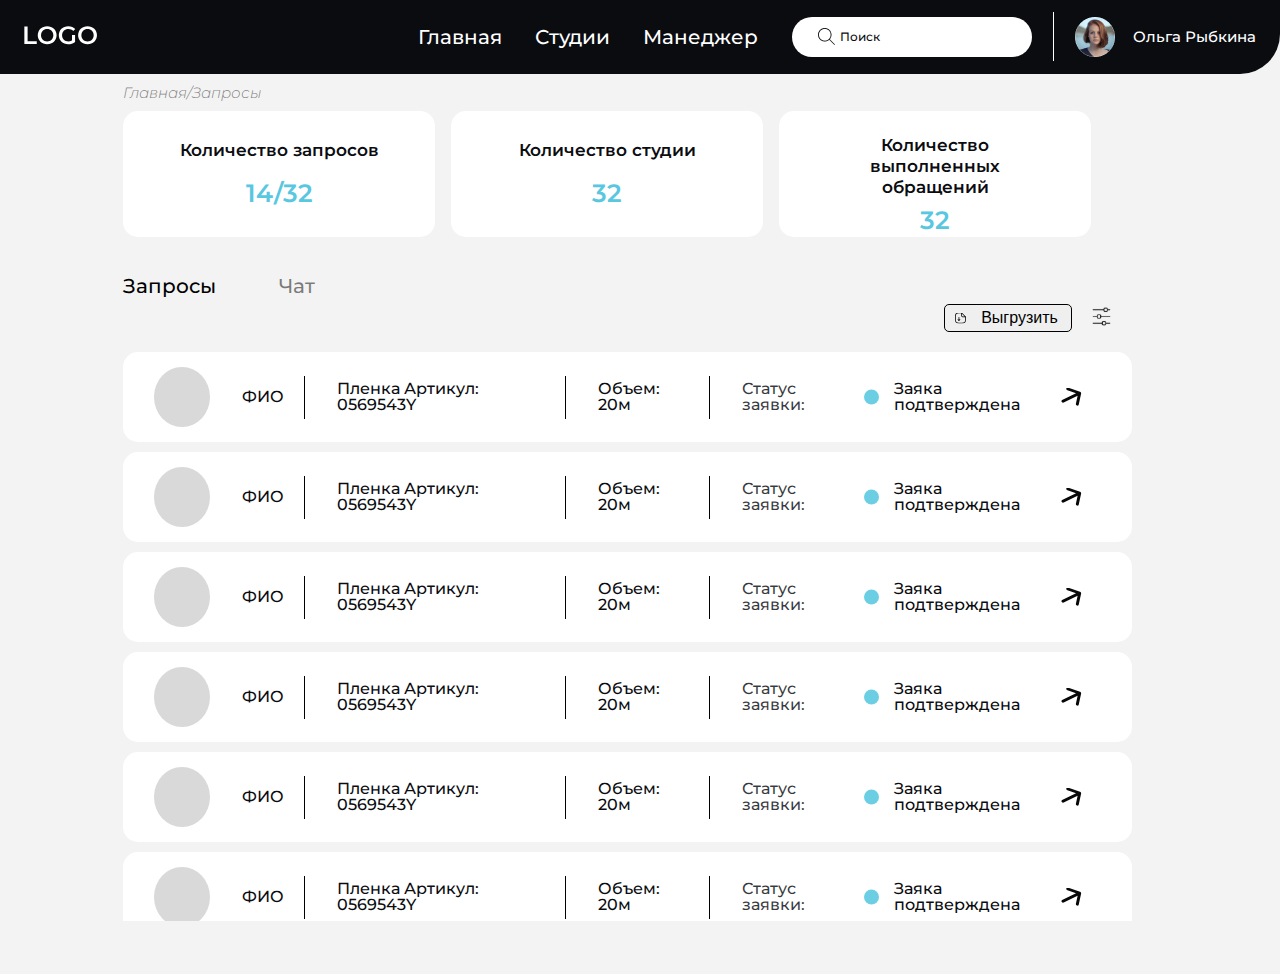
<file: index.html>
<!DOCTYPE html>
<html lang="en">
<head>
	<meta charset="UTF-8">
	<meta name="viewport" content="width=device-width, initial-scale=1.0">
	<link rel="stylesheet" type="text/css" href="css/style.css">
	<link rel="stylesheet" type="text/css" href="css/reset.css">
	<link rel="stylesheet" type="text/css" href="css/magnific-popup.css">
	<link rel="preconnect" href="https://fonts.googleapis.com">
	<link rel="preconnect" href="https://fonts.gstatic.com" crossorigin>
	<link href="https://fonts.googleapis.com/css2?family=Montserrat&display=swap" rel="stylesheet">
	<title>Document</title>
</head>
<body>

	<div class="forms__popup-hidden">
	<div class="forms__popup" id="authorization">
		<img class="cross__popup forms__popup-cross"  src="img/popup-cross.svg" alt="cross-popup">
		<a class="logo__forms" href="#">LOGO</a>
		<ul class="forms__nuv">
			<li class="forms__nuv-item">Авторизоваться</li>
			<li class="forms__nuv-item">Регистрация</li>
		</ul>
		<div class="forma__wrapper">
		<forma class="forma__authorization forma__tab">
			<div class="authorization__inner">

				<div class=" input__forms-wrap">
					<input class=" forma__input input__forms" type="text" placeholder="Введите логин/Номер телефона">
				</div>

				<div class=" input__forms-wrap">	
					<input class="forma__input input__forms" type="text" placeholder="Введите пароль">
					<a href="#" class="input__btn input__btn--passord input__forms-btn"><img class="input__img" src="img/eye.svg"></a>
				</div>

				<a class="forma__popup-link" href="#">Забыли пароль ?</a>	
			</div>

			<button class="authorization__btn ">Войти</button>
		</forma>

		<forma class="forma__registration forma__tab">
			<div class="forma__registration-inner">

				<div class=" input__forms-wrap">
					<input class=" forma__input input__forms" type="text" placeholder="Имя пользователя">
				</div>

				<div class=" input__forms-wrap">
					<input class=" forma__input input__forms" type="text" placeholder="Номер телефона">
				</div>

				<div class=" input__forms-wrap">
					<input class=" forma__input input__forms" type="email" placeholder="Электронная почта ">
				</div>

				<div class=" input__forms-wrap">	
					<input class="forma__input input__forms" type="text" placeholder="Придумайте пароль">
					<a href="#" class="input__btn input__btn--passord input__forms-btn"><img class="input__img" src="img/eye.svg"></a>
				</div>

				<div class=" input__forms-wrap">	
					<input class="forma__input input__forms" type="text" placeholder="Повторите пароль">
					<a href="#" class="input__btn input__btn--passord input__forms-btn"><img class="input__img" src="img/eye.svg"></a>
				</div>

			</div>
			<button class="authorization__btn ">Авторизоваться</button>
		</forma>
		</div>
	</div>
	</div>



	<div class="wrapper">
		<header class="header">
			<div class="header__conteiner">
				<div class="header__wrapper">
					<a class="header__logo authorization" href="#authorization" >
						<img class="logo__img" src="img/logo.svg" alt="logo">
					</a>
					<nav class="menu">
						<ul class="menu__list">
							<li class="menu__list-item">
								<a href="#" class="menu__list-link link ">Главная</a>
							</li>
							<li class="menu__list-item">
								<a href="studios.html" class="menu__list-link link ">Студии</a>
							</li>
							<li class="menu__list-item">
								<a href="menedger.html" class="menu__list-link link ">Манеджер</a>
							</li>
						</ul> 
					</nav>
					<forma class="search__box">
						<input class="search" type="search" placeholder="Поиск">
					</forma>
					<div class="user">
						<img class="user__img" src="img/user.png" alt="user" >
						<a class="user__name link" href="user.html">Ольга Рыбкина</a>
					</div>



				</div>
			</div>
		</header>
		<main class="main">
			<div class="conteiner">
				<div class="main__inner">

					<div class="info">
						<h2 class="info__title title">Главная/Запросы</h2>
						<div class="info__items">
							<div class="info__item">
								<h2 class="info__descr">Количество запросов </h2>
								<p class="info__num">14/32</p>
							</div>
						
							<div class="info__item">
								<h2 class="info__descr">Количество студии </h2>
								<p class="info__num">32</p>
							</div>
						
							<div class="info__item">
								<h2 class="info__descr">Количество выполненных обращений </h2>
								<p class="info__num">32</p>
							</div>
						</div>
					</div>

					<div class="content">
						<div class="tabs__wrapper">
								<a class="tabs__item tabs__item--req link" href="#">Запросы</a>
								<a class="tabs__item tabs__item--chat  link" href="#">Чат</a>
						</div>

						<div class="tabs__body">
							<div class="tabs__block">
								<div class="requests">

									<div class="requests__buttons">
										<button class="unload" >Выгрузить
										</button>

										<div class="unload__list" >
											
											<a class="unload__list-link" href="#" >
													пример
											</a>
											<a class="unload__list-link" href="#" >
													пример
											</a>
											<a class="unload__list-link" href="#" >
													пример
											</a>
											<a class="unload__list-link" href="#" >
													пример
											</a>
											<a class="unload__list-link" href="#" >
													пример
											</a>
										</div>

										<a class="settings" href="#"><img class="settings__img" src="img/settings.svg" alt="settings"></a>
									</div>

									<div class="requests__items">

										<div class="requests__item">
											<div class="requests__photo photo"></div>
											<div class="requests__text-box requests__fio-text"><p class="fio__text">ФИО</p></div>
											<div class="requests__text-box"> <p class="plenka ">Пленка Артикул: 0569543Y</p></div>
											<div class="requests__text-box"><p class="volume">Объем: 20м</p></div>
											<div class="requests__text-box status">
												<p class="application-status">Статус заявки:</p>
												<p class="application-confirmed">Заяка подтверждена</p>
											</div>
										</div>

										<div class="requests__item">
											<div class="requests__photo photo"></div>
											<div class="requests__text-box requests__fio-text"><p class="fio__text">ФИО</p></div>
											<div class="requests__text-box"> <p class="plenka ">Пленка Артикул: 0569543Y</p></div>
											<div class="requests__text-box"><p class="volume">Объем: 20м</p></div>
											<div class="requests__text-box status">
												<p class="application-status">Статус заявки:</p>
												<p class="application-confirmed">Заяка подтверждена</p>
											</div>
										</div>

										<div class="requests__item">
											<div class="requests__photo photo"></div>
											<div class="requests__text-box requests__fio-text"><p class="fio__text">ФИО</p></div>
											<div class="requests__text-box"> <p class="plenka ">Пленка Артикул: 0569543Y</p></div>
											<div class="requests__text-box"><p class="volume">Объем: 20м</p></div>
											<div class="requests__text-box status">
												<p class="application-status">Статус заявки:</p>
												<p class="application-confirmed">Заяка подтверждена</p>
											</div>
										</div>

										<div class="requests__item">
											<div class="requests__photo photo" ></div>
											<div class="requests__text-box requests__fio-text"><p class="fio__text">ФИО</p></div>
											<div class="requests__text-box"> <p class="plenka ">Пленка Артикул: 0569543Y</p></div>
											<div class="requests__text-box"><p class="volume">Объем: 20м</p></div>
											<div class="requests__text-box status">
												<p class="application-status">Статус заявки:</p>
												<p class="application-confirmed">Заяка подтверждена</p>
											</div>
										</div>

										<div class="requests__item">
											<div class="requests__photo photo"></div>
											<div class="requests__text-box requests__fio-text"><p class="fio__text">ФИО</p></div>
											<div class="requests__text-box"> <p class="plenka ">Пленка Артикул: 0569543Y</p></div>
											<div class="requests__text-box"><p class="volume">Объем: 20м</p></div>
											<div class="requests__text-box status">
												<p class="application-status">Статус заявки:</p>
												<p class="application-confirmed">Заяка подтверждена</p>
											</div>
										</div>

										<div class="requests__item">
											<div class="requests__photo photo"></div>
											<div class="requests__text-box requests__fio-text"><p class="fio__text">ФИО</p></div>
											<div class="requests__text-box"> <p class="plenka ">Пленка Артикул: 0569543Y</p></div>
											<div class="requests__text-box"><p class="volume">Объем: 20м</p></div>
											<div class="requests__text-box status">
												<p class="application-status">Статус заявки:</p>
												<p class="application-confirmed">Заяка подтверждена</p>
											</div>
										</div>

										<div class="requests__item">
											<div class="requests__photo photo"></div>
											<div class="requests__text-box requests__fio-text"><p class="fio__text">ФИО</p></div>
											<div class="requests__text-box"> <p class="plenka ">Пленка Артикул: 0569543Y</p></div>
											<div class="requests__text-box"><p class="volume">Объем: 20м</p></div>
											<div class="requests__text-box status">
												<p class="application-status">Статус заявки:</p>
												<p class="application-confirmed">Заяка подтверждена</p>
											</div>
										</div>


									</div>

								</div>
							</div>
							<div class="tabs__block">
								
								<div class="chat "  id="chat">
									<div class="chat__item btn1">
										<div class="hat__photo-wrap">
											<div class="hat__photo">
												<p class="photo__text">o</p>
											</div>
										</div>	
										<div class="hat__content">
											<div class="chat__content-left">
												<span class="chat__name">Ольга Рыбкина</span>
												<p class="hat__text">Да
													
												</p>
											</div>

											<div class="hat__content-right">	
												<span class="chat__time">12:35</span>
												<p class="hat__num">2</p>
												
											</div>
										</div>
											
									</div>

									<div class="chat__item btn1">
										<div class="hat__photo-wrap">
											<div class="hat__photo">
												<p class="photo__text">o</p>
											</div>
										</div>	
										<div class="hat__content">
											<div class="chat__content-left">
												<span class="chat__name">Ольга Рыбкина</span>
												<p class="hat__text">Да
													
												</p>
											</div>

											<div class="hat__content-right">	
												<span class="chat__time">12:35</span>
												<p class="hat__num">2</p>
												
											</div>
										</div>
											
									</div>

									<div class="chat__item btn1">
										<div class="hat__photo-wrap">
											<div class="hat__photo ">
												<p class="photo__text">o</p>
											</div>
										</div>	
										<div class="hat__content">
											<div class="chat__content-left">
												<span class="chat__name">Ольга Рыбкина</span>
												<p class="hat__text">Да
													
												</p>
											</div>

											<div class="hat__content-right">	
												<span class="chat__time">12:35</span>
												<p class="hat__num">2</p>
												
											</div>
										</div>
											
									</div>

									<div class="chat__item btn1">
										<div class="hat__photo-wrap">
											<div class="hat__photo">
												<p class="photo__text">o</p>
											</div>
										</div>	
										<div class="hat__content">
											<div class="chat__content-left">
												<span class="chat__name">Ольга Рыбкина</span>
												<p class="hat__text">Да
													
												</p>
											</div>

											<div class="hat__content-right">	
												<span class="chat__time">12:35</span>
												<p class="hat__num">2</p>
												
											</div>
										</div>
											
									</div>

									<div class="chat__item btn1">
										<div class="hat__photo-wrap">
											<div class="hat__photo">
												<p class="photo__text">o</p>
											</div>
										</div>	
										<div class="hat__content">
											<div class="chat__content-left">
												<span class="chat__name">Ольга Рыбкина</span>
												<p class="hat__text">Да
												</p>
											</div>

											<div class="hat__content-right">	
												<span class="chat__time">12:35</span>
												<p class="hat__num">2</p>
												
											</div>
										</div>
											
									</div>

							

								</div>

												<div class="chat__hidden" id="chat__hidden">
										<div class="content__top">
											<div class="content__top-wrap">
												<div class="content__top-item" >
													<a class="content__top-link btn2" href="#" >Назад</a>
												</div>
												<div class="content__top-item">
													<p class="content__top-text">Ольга Рыбкина</p>
													<p class="content__top-descr">Онлайн</p>
												</div>
												<div class="content__top-item">
													<div class="top_item-inner">
														<a class="content__top-search" href="#" >
															<img class="top-search-img" src="img/search.png" alt="top-search">
														</a>
													
														<div class="content__top-photo">
															<p class="photo__text">o</p>
														</div>
													</div>

												</div>
											</div>
										</div>
										<div class="content__bottom">
											<div class="messages__wrap">
												<div class="mess__product incoming__mess">
													<div class="mess__product-inner">
														<div class="product__box">
															<img class="product__box-img" src="img/product.png" alt="product">
															<a class="popup-form product__button button" href="#popup-block">Посмотреть</a>
															
														</div>
														
													</div>

													<p class="product__name">Пленка <span class="articles">Артикул</span></p>

													<span class="mess__time">11:54</span>
												</div>

												<div class="incoming__mess message">
													<p class="mess__text">Lorem</p>
													<span class="mess__time">11:54</span>
												</div>

												<div class="your__mess message">
													<p class="mess__text">Lorem ipsum dolor sit amet
													</p>
													<span class="mess__time">11:54</span>
												</div>
											</div>

											<div class="text-field__wrap">
												<input type="text" class="text-field" placeholder="Написать сообщение...">
												<a class="send" href="#" >
													<img class="send__img" src="img/send.svg" alt="send" >
												</a>
												<a class="cross" href="#">
													<img class="cross__img" src="img/cross.svg" alt="cross" >
												</a>
											</div>
										</div>
									</div>


								<div class="popup__hidden-wrap">	
									<div class="popup" id="popup-block">
										<img class="cross__popup"  src="img/popup-cross.svg" alt="cross-popup">
										<div class="popup__inner">

											<div class="popup__contacts">

												<ul class="popup__list">
													<li class="popup__list-item">
														<p class="popup__list-descr">ФИО</p>
														<p class="popup__list-text name"><span class="popup__list-name">Ольга Рыбкина</span></p>
													</li>
												</ul>
												<ul class="popup__list">
													<li class="popup__list-item">
														<p class="popup__list-descr">Электронная почта</p>
														<p class="popup__list-text mail">Olga@maiI.ru</p>
													</li>
													<li class="popup__list-item">
														<p class="popup__list-descr">Номер телефона</p>
														<p class="popup__list-text num">8-707-488-22-22</p>
													</li>
												</ul>
												<ul class="popup__list">
													<li class="popup__list-item">
														<p class="popup__list-descr">Электронная почта</p>
														<p class="popup__list-text mail">Olga@maiI.ru</p>
													</li>
													<li class="popup__list-item">
														<p class="popup__list-descr">Номер телефона</p>
														<p class="popup__list-text num">8-707-488-22-22</p>
													</li>
												</ul>

											</div>

											<div class="popup__img-wrap">
												<div class="status__wrap">
													<p class="popup__status">Статус заявки</p>

													<div class="select__wrap">
														
															<button class="select__btn">
																<img class="ellipse" src="img/ellipse-blue.svg"></img>
																Резерв подтвержден
															</button>
														

														<ul class="select__list ">

															<li class="select__list-item" data-value="Резерв подтвержден"><img class="ellipse" src="img/ellipse-blue.svg"></img>Резерв подтвержден </li>

															<li class="select__list-item" data-value="Резерв не подтвержден"><img class="ellipse" src="img/ellipse-oreng.svg"></img>Резерв не подтвержден</li>

															<li class="select__list-item" data-value="Резерв не подтвержден"><img class="ellipse" src="img/ellipse-red.svg"></img>Заявка отменена</li>

															<li class="select__list-item" data-value="Заявка выполнена"><img class="ellipse" src="img/ellipse-green.svg"></img>Заявка выполнена</li>
														</ul>
														<input type="text" name="status" data-value="" class="input__select-hidden">
													</div>


												</div>
												
												<div class="popup__img-inner">
													<img class="popup__img" src="img/product-2.png" alt="product-2">
												</div>

											</div>

											<div class="popup__info">
												<div class="popup__info-item">
													<h4 class="popup__info-titile">Пленка 202 AMGa</h4>
													<p class="popup__info-size popup__info-text">Размер<span class="size border">20м</span></p>
													<p class="popup__info-cht popup__info-text">ШТ<span class="cht border">2</span></p>
												</div>
												<div class="popup__info-item">
													<h4 class="popup__articles-title">Артикул</h4>
													<p class="popup__info-size popup__info-text">Размер<span class="size border">20м</span></p>
													<p class="popup__info-cht popup__info-text">ШТ<span class="cht border">2</span></p>
												</div>
											</div>
											<div class="popup__coment">
												<textarea class="popup__coment-text" placeholder="Комментарий "></textarea>							
											</div>
											<button class="popup__coment-btn button">Ответить</button>
										</div>
									</div>
								</div>



							</div>
						</div>
					</div>


				</div>
			</div>
		</main>
	</div>
	<script type="text/javascript" src="https://code.jquery.com/jquery-3.6.4.min.js"></script>
	<script type="text/javascript" src="js/main.js"></script>
	<script type="text/javascript" src="js/jquery.magnific-popup.min.js"></script>
	
</body>
</html>
</file>
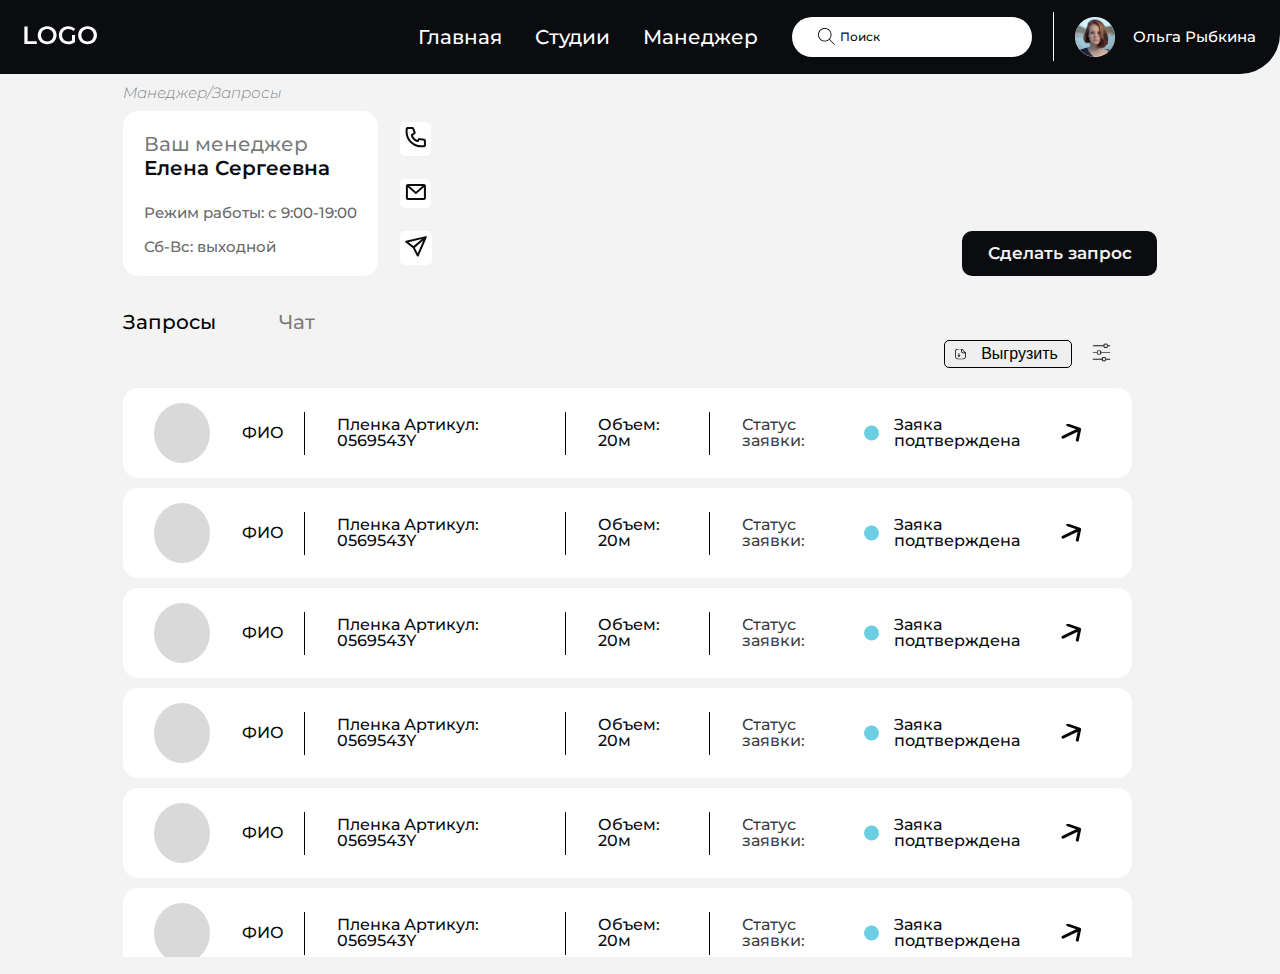
<file: menedger.html>
<!DOCTYPE html>
<html lang="en">
<head>
	<meta charset="UTF-8">
	<meta name="viewport" content="width=device-width, initial-scale=1.0">
	<link rel="stylesheet" type="text/css" href="css/style.css">
	<link rel="stylesheet" type="text/css" href="css/reset.css">
	<link rel="stylesheet" type="text/css" href="css/magnific-popup.css">
	<link rel="preconnect" href="https://fonts.googleapis.com">
	<link rel="preconnect" href="https://fonts.gstatic.com" crossorigin>
	<link href="https://fonts.googleapis.com/css2?family=Montserrat&display=swap" rel="stylesheet">
	<title>menedger</title>
</head>
<body>

	



	<div class="wrapper">
		<header class="header">
			<div class="header__conteiner">
				<div class="header__wrapper">
					<a class="header__logo" href="index.html" >
						<img class="logo__img" src="img/logo.svg" alt="logo">
					</a>
					<nav class="menu">
						<ul class="menu__list">
							<li class="menu__list-item">
								<a href="index.html" class="menu__list-link link ">Главная</a>
							</li>
							<li class="menu__list-item">
								<a href="studios.html" class="menu__list-link link ">Студии</a>
							</li>
							<li class="menu__list-item">
								<a href="#" class="menu__list-link link ">Манеджер</a>
							</li>
						</ul> 
					</nav>
					<forma class="search__box">
						<input class="search" type="search" placeholder="Поиск">
					</forma>
					<div class="user">
						<img class="user__img" src="img/user.png" alt="user" >
						<a class="user__name link" href="user.html">Ольга Рыбкина</a>
					</div>



				</div>
			</div>
		</header>
		<main class="main">
			<div class="conteiner">
				<div class="main__inner">
							<h2 class="info__title meneger__title title">Манеджер/Запросы</h2>
					<div class="menedger">
						<div class="contacts__wrap">
						<div class="contacts">
							<span class="contacts__subtitle">Ваш менеджер</span>
							<h2 class="contacts__title">Елена Сергеевна</h2>
							<p class="contacts__text">Режим работы: с 9:00-19:00</p>
							<p class="contacts__text">Сб-Вс: выходной</p>

						</div>
						<div class="soial__icon">
							<div class="social__icon-item">
								<a class="social__icon-link" href="#" >
									<img class="soial__icon-img" src="img/phone.svg" alt="social-icon">
								</a>
							</div>
							<div class="social__icon-item">
								<a class="social__icon-link" href="#">
									<img class="soial__icon-img" src="img/mail.svg" alt="social-icon">
								</a>
							</div>
							<div class="social__icon-item">
								<a class="social__icon-link" href="#">
									<img class="soial__icon-img" src="img/masseges.svg" alt="social-icon">
								</a>
							</div>
						</div>
						</div>
						<a class="menedger__button button" >Сделать запрос</a>
					</div>

					<div class="content">
						<div class="tabs__wrapper">
								<a class="tabs__item tabs__item--req link" href="#">Запросы</a>
								<a class="tabs__item tabs__item--chat  link" href="#">Чат</a>
						</div>

	
						<div class="tabs__body">
							<div class="tabs__block">
								<div class="requests">

									<div class="requests__buttons">
										<button class="unload" >Выгрузить
										</button>

										<div class="unload__list" >
											
											<a class="unload__list-link" href="#" >
													пример
											</a>
											<a class="unload__list-link" href="#" >
													пример
											</a>
											<a class="unload__list-link" href="#" >
													пример
											</a>
											<a class="unload__list-link" href="#" >
													пример
											</a>
											<a class="unload__list-link" href="#" >
													пример
											</a>
										</div>

										<a class="settings" href="#"><img class="settings__img" src="img/settings.svg" alt="settings"></a>
									</div>

									<div class="requests__items">

										<div class="requests__item">
											<div class="requests__photo photo"></div>
											<div class="requests__text-box requests__fio-text"><p class="fio__text">ФИО</p></div>
											<div class="requests__text-box"> <p class="plenka ">Пленка Артикул: 0569543Y</p></div>
											<div class="requests__text-box"><p class="volume">Объем: 20м</p></div>
											<div class="requests__text-box status">
												<p class="application-status">Статус заявки:</p>
												<p class="application-confirmed">Заяка подтверждена</p>
											</div>
										</div>

										<div class="requests__item">
											<div class="requests__photo photo"></div>
											<div class="requests__text-box requests__fio-text"><p class="fio__text">ФИО</p></div>
											<div class="requests__text-box"> <p class="plenka ">Пленка Артикул: 0569543Y</p></div>
											<div class="requests__text-box"><p class="volume">Объем: 20м</p></div>
											<div class="requests__text-box status">
												<p class="application-status">Статус заявки:</p>
												<p class="application-confirmed">Заяка подтверждена</p>
											</div>
										</div>

										<div class="requests__item">
											<div class="requests__photo photo"></div>
											<div class="requests__text-box requests__fio-text"><p class="fio__text">ФИО</p></div>
											<div class="requests__text-box"> <p class="plenka ">Пленка Артикул: 0569543Y</p></div>
											<div class="requests__text-box"><p class="volume">Объем: 20м</p></div>
											<div class="requests__text-box status">
												<p class="application-status">Статус заявки:</p>
												<p class="application-confirmed">Заяка подтверждена</p>
											</div>
										</div>

										<div class="requests__item">
											<div class="requests__photo photo" ></div>
											<div class="requests__text-box requests__fio-text"><p class="fio__text">ФИО</p></div>
											<div class="requests__text-box"> <p class="plenka ">Пленка Артикул: 0569543Y</p></div>
											<div class="requests__text-box"><p class="volume">Объем: 20м</p></div>
											<div class="requests__text-box status">
												<p class="application-status">Статус заявки:</p>
												<p class="application-confirmed">Заяка подтверждена</p>
											</div>
										</div>

										<div class="requests__item">
											<div class="requests__photo photo"></div>
											<div class="requests__text-box requests__fio-text"><p class="fio__text">ФИО</p></div>
											<div class="requests__text-box"> <p class="plenka ">Пленка Артикул: 0569543Y</p></div>
											<div class="requests__text-box"><p class="volume">Объем: 20м</p></div>
											<div class="requests__text-box status">
												<p class="application-status">Статус заявки:</p>
												<p class="application-confirmed">Заяка подтверждена</p>
											</div>
										</div>

										<div class="requests__item">
											<div class="requests__photo photo"></div>
											<div class="requests__text-box requests__fio-text"><p class="fio__text">ФИО</p></div>
											<div class="requests__text-box"> <p class="plenka ">Пленка Артикул: 0569543Y</p></div>
											<div class="requests__text-box"><p class="volume">Объем: 20м</p></div>
											<div class="requests__text-box status">
												<p class="application-status">Статус заявки:</p>
												<p class="application-confirmed">Заяка подтверждена</p>
											</div>
										</div>

										<div class="requests__item">
											<div class="requests__photo photo"></div>
											<div class="requests__text-box requests__fio-text"><p class="fio__text">ФИО</p></div>
											<div class="requests__text-box"> <p class="plenka ">Пленка Артикул: 0569543Y</p></div>
											<div class="requests__text-box"><p class="volume">Объем: 20м</p></div>
											<div class="requests__text-box status">
												<p class="application-status">Статус заявки:</p>
												<p class="application-confirmed">Заяка подтверждена</p>
											</div>
										</div>


									</div>

								</div>
							</div>
							<div class="tabs__block">
								
								<div class="chat "  id="chat">
									<div class="chat__item btn1">
										<div class="hat__photo-wrap">
											<div class="hat__photo">
												<p class="photo__text">o</p>
											</div>
										</div>	
										<div class="hat__content">
											<div class="chat__content-left">
												<span class="chat__name">Ольга Рыбкина</span>
												<p class="hat__text">Да
													
												</p>
											</div>

											<div class="hat__content-right">	
												<span class="chat__time">12:35</span>
												<p class="hat__num">2</p>
												
											</div>
										</div>
											
									</div>

									<div class="chat__item btn1">
										<div class="hat__photo-wrap">
											<div class="hat__photo">
												<p class="photo__text">o</p>
											</div>
										</div>	
										<div class="hat__content">
											<div class="chat__content-left">
												<span class="chat__name">Ольга Рыбкина</span>
												<p class="hat__text">Да
													
												</p>
											</div>

											<div class="hat__content-right">	
												<span class="chat__time">12:35</span>
												<p class="hat__num">2</p>
												
											</div>
										</div>
											
									</div>

									<div class="chat__item btn1">
										<div class="hat__photo-wrap">
											<div class="hat__photo ">
												<p class="photo__text">o</p>
											</div>
										</div>	
										<div class="hat__content">
											<div class="chat__content-left">
												<span class="chat__name">Ольга Рыбкина</span>
												<p class="hat__text">Да
													
												</p>
											</div>

											<div class="hat__content-right">	
												<span class="chat__time">12:35</span>
												<p class="hat__num">2</p>
												
											</div>
										</div>
											
									</div>

									<div class="chat__item btn1">
										<div class="hat__photo-wrap">
											<div class="hat__photo">
												<p class="photo__text">o</p>
											</div>
										</div>	
										<div class="hat__content">
											<div class="chat__content-left">
												<span class="chat__name">Ольга Рыбкина</span>
												<p class="hat__text">Да
													
												</p>
											</div>

											<div class="hat__content-right">	
												<span class="chat__time">12:35</span>
												<p class="hat__num">2</p>
												
											</div>
										</div>
											
									</div>

									<div class="chat__item btn1">
										<div class="hat__photo-wrap">
											<div class="hat__photo">
												<p class="photo__text">o</p>
											</div>
										</div>	
										<div class="hat__content">
											<div class="chat__content-left">
												<span class="chat__name">Ольга Рыбкина</span>
												<p class="hat__text">Да
												</p>
											</div>

											<div class="hat__content-right">	
												<span class="chat__time">12:35</span>
												<p class="hat__num">2</p>
												
											</div>
										</div>
											
									</div>

							

								</div>

												<div class="chat__hidden" id="chat__hidden">
										<div class="content__top">
											<div class="content__top-wrap">
												<div class="content__top-item" >
													<a class="content__top-link btn2" href="#" >Назад</a>
												</div>
												<div class="content__top-item">
													<p class="content__top-text">Ольга Рыбкина</p>
													<p class="content__top-descr">Онлайн</p>
												</div>
												<div class="content__top-item">
													<div class="top_item-inner">
														<a class="content__top-search" href="#" >
															<img class="top-search-img" src="img/search.png" alt="top-search">
														</a>
													
														<div class="content__top-photo">
															<p class="photo__text">o</p>
														</div>
													</div>

												</div>
											</div>
										</div>
										<div class="content__bottom">
											<div class="messages__wrap">
												<div class="mess__product incoming__mess">
													<div class="mess__product-inner">
														<div class="product__box">
															<img class="product__box-img" src="img/product.png" alt="product">
															<a class="popup-form product__button button" href="#popup-block">Посмотреть</a>
															
														</div>
														
													</div>

													<p class="product__name">Пленка <span class="articles">Артикул</span></p>

													<span class="mess__time">11:54</span>
												</div>

												<div class="incoming__mess message">
													<p class="mess__text">Lorem</p>
													<span class="mess__time">11:54</span>
												</div>

												<div class="your__mess message">
													<p class="mess__text">Lorem ipsum dolor sit amet
													</p>
													<span class="mess__time">11:54</span>
												</div>
											</div>

											<div class="text-field__wrap">
												<input type="text" class="text-field" placeholder="Написать сообщение...">
												<a class="send" href="#" >
													<img class="send__img" src="img/send.svg" alt="send" >
												</a>
												<a class="cross" href="#">
													<img class="cross__img" src="img/cross.svg" alt="cross" >
												</a>
											</div>
										</div>
									</div>


								<div class="popup__hidden-wrap">	
									<div class="popup" id="popup-block">
										<img class="cross__popup"  src="img/popup-cross.svg" alt="cross-popup">
										<div class="popup__inner">

											<div class="popup__contacts">

												<ul class="popup__list">
													<li class="popup__list-item">
														<p class="popup__list-descr">ФИО</p>
														<p class="popup__list-text name"><span class="popup__list-name">Ольга Рыбкина</span></p>
													</li>
												</ul>
												<ul class="popup__list">
													<li class="popup__list-item">
														<p class="popup__list-descr">Электронная почта</p>
														<p class="popup__list-text mail">Olga@maiI.ru</p>
													</li>
													<li class="popup__list-item">
														<p class="popup__list-descr">Номер телефона</p>
														<p class="popup__list-text num">8-707-488-22-22</p>
													</li>
												</ul>
												<ul class="popup__list">
													<li class="popup__list-item">
														<p class="popup__list-descr">Электронная почта</p>
														<p class="popup__list-text mail">Olga@maiI.ru</p>
													</li>
													<li class="popup__list-item">
														<p class="popup__list-descr">Номер телефона</p>
														<p class="popup__list-text num">8-707-488-22-22</p>
													</li>
												</ul>

											</div>

											<div class="popup__img-wrap">
												<div class="status__wrap">
													<p class="popup__status">Статус заявки</p>

													<div class="select__wrap">
														
															<button class="select__btn">
																<img class="ellipse" src="img/ellipse-blue.svg"></img>
																Резерв подтвержден
															</button>
														

														<ul class="select__list ">

															<li class="select__list-item" data-value="Резерв подтвержден"><img class="ellipse" src="img/ellipse-blue.svg"></img>Резерв подтвержден </li>

															<li class="select__list-item" data-value="Резерв не подтвержден"><img class="ellipse" src="img/ellipse-oreng.svg"></img>Резерв не подтвержден</li>

															<li class="select__list-item" data-value="Резерв не подтвержден"><img class="ellipse" src="img/ellipse-red.svg"></img>Заявка отменена</li>

															<li class="select__list-item" data-value="Заявка выполнена"><img class="ellipse" src="img/ellipse-green.svg"></img>Заявка выполнена</li>
														</ul>
														<input type="text" name="status" data-value="" class="input__select-hidden">
													</div>


												</div>
												
												<div class="popup__img-inner">
													<img class="popup__img" src="img/product-2.png" alt="product-2">
												</div>

											</div>

											<div class="popup__info">
												<div class="popup__info-item">
													<h4 class="popup__info-titile">Пленка 202 AMGa</h4>
													<p class="popup__info-size popup__info-text">Размер<span class="size border">20м</span></p>
													<p class="popup__info-cht popup__info-text">ШТ<span class="cht border">2</span></p>
												</div>
												<div class="popup__info-item">
													<h4 class="popup__articles-title">Артикул</h4>
													<p class="popup__info-size popup__info-text">Размер<span class="size border">20м</span></p>
													<p class="popup__info-cht popup__info-text">ШТ<span class="cht border">2</span></p>
												</div>
											</div>
											<div class="popup__coment">
												<textarea class="popup__coment-text" placeholder="Комментарий "></textarea>							
											</div>
											<button class="popup__coment-btn button">Ответить</button>
										</div>
									</div>
								</div>



							</div>
						</div>
					</div>


				</div>
			</div>
		</main>
	</div>
	<script type="text/javascript" src="https://code.jquery.com/jquery-3.6.4.min.js"></script>
	<script type="text/javascript" src="js/main.js"></script>
	<script type="text/javascript" src="js/jquery.magnific-popup.min.js"></script>
	
</body>
</html>
</file>
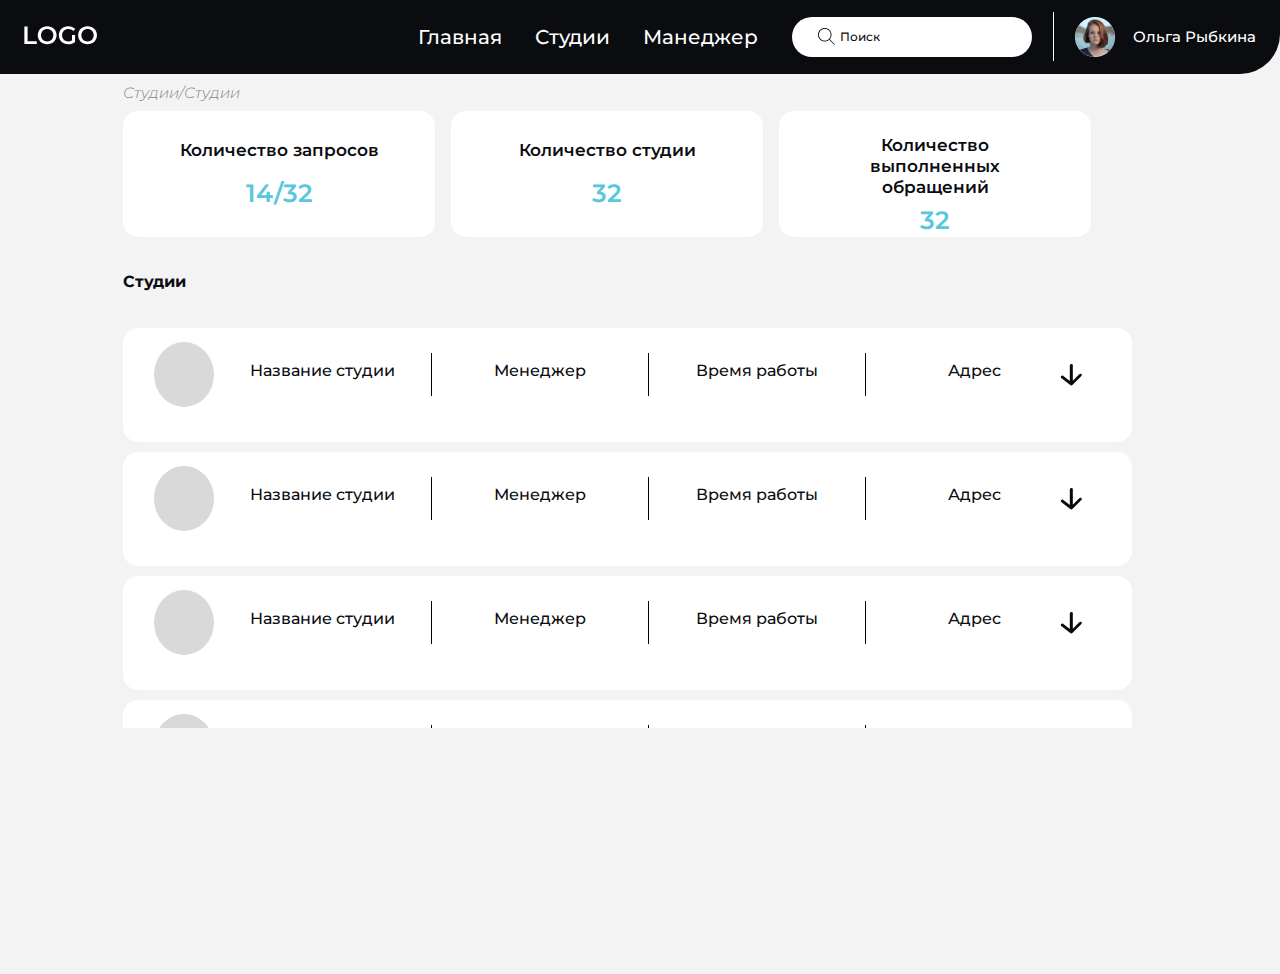
<file: studios.html>
<!DOCTYPE html>
<html lang="en">
<head>
	<meta charset="UTF-8">
	<meta name="viewport" content="width=device-width, initial-scale=1.0">
	<link rel="stylesheet" type="text/css" href="css/style.css">
	<link rel="stylesheet" type="text/css" href="css/reset.css">
	<link rel="stylesheet" type="text/css" href="css/magnific-popup.css">
	<link rel="preconnect" href="https://fonts.googleapis.com">
	<link rel="preconnect" href="https://fonts.gstatic.com" crossorigin>
	<link href="https://fonts.googleapis.com/css2?family=Montserrat&display=swap" rel="stylesheet">
	<title>studios</title>
</head>
<body>
	<div class="wrapper">
		<header class="header">
			<div class="header__conteiner">
				<div class="header__wrapper">
					<a class="header__logo" href="index.html" >
						<img class="logo__img" src="img/logo.svg" alt="logo">
					</a>
					<nav class="menu">
						<ul class="menu__list">
							<li class="menu__list-item">
								<a href="index.html" class="menu__list-link link ">Главная</a>
							</li>
							<li class="menu__list-item">
								<a href="#" class="menu__list-link link ">Студии</a>
							</li>
							<li class="menu__list-item">
								<a href="menedger.html" class="menu__list-link link ">Манеджер</a>
							</li>
						</ul> 
					</nav>
					<forma class="search__box">
						<input class="search" type="search" placeholder="Поиск">
					</forma>
					<div class="user">
						<img class="user__img" src="img/user.png" alt="user" >
						<a class="user__name link" href="user.html">Ольга Рыбкина</a>
					</div>

				</div>
			</div>
		</header>
		<main class="main">
			<div class="conteiner">
				<div class="main__inner">

					<div class="info">
						<h2 class="info__title title">Студии/Студии</h2>
						<div class="info__items">
							<div class="info__item">
								<h2 class="info__descr">Количество запросов </h2>
								<p class="info__num">14/32</p>
							</div>
						
							<div class="info__item">
								<h2 class="info__descr">Количество студии </h2>
								<p class="info__num">32</p>
							</div>
						
							<div class="info__item">
								<h2 class="info__descr">Количество выполненных обращений </h2>
								<p class="info__num">32</p>
							</div>
						</div>
					</div>

					<div class="content">
						<h2 class="content__titile">Студии</h2>

						<div class="content__item-wrap">

							<div class="accordion">
								<div class="accordion__item">
									<input class="accordion__item-input" type="checkbox" id="accordion-1">
									<label class="accordion__item-tregger" for="accordion-1">
										<div class="content__photo"></div>

										<div class="content__item">
											<p class="content__title">Название студии</p>
										</div>

										<div class="content__item">
											<p class="content__title">Менеджер</p>
										</div>
										<div class="content__item">
											<p class="content__title">Время работы</p>
										</div>
										<div class="content__item">
											<p class="content__title">Адрес</p>
										</div>
										

									</label>

									<div class="accordion__item-content">
										<div class="hidden__item-wrap">
										<div class="hidden__item" >
											<h3 class="hidden__item-title">Имя</h3>
											<p class="hidden__item-text">Название студии</p>
										</div>
										<div class="hidden__item" >
											<h3 class="hidden__item-title">Имя</h3>
											<p class="hidden__item-text">Название студии</p>
										</div>
										<div class="hidden__item" >
											<h3 class="hidden__item-title">Имя</h3>
											<p class="hidden__item-text">Название студии</p>
										</div>
										<div class="hidden__item" >
											<h3 class="hidden__item-title">Имя</h3>
											<p class="hidden__item-text">Название студии</p>
										</div>
										<div class="hidden__item" >
											<h3 class="hidden__item-title">Имя</h3>
											<p class="hidden__item-text">Название студии</p>
										</div>
										</div>
										
									</div>
									
								</div>	

									<div class="accordion__item">
									<input class="accordion__item-input" type="checkbox" id="accordion-2">
									<label class="accordion__item-tregger" for="accordion-2">
										<div class="content__photo"></div>

										<div class="content__item">
											<p class="content__title">Название студии</p>
										</div>

										<div class="content__item">
											<p class="content__title">Менеджер</p>
										</div>
										<div class="content__item">
											<p class="content__title">Время работы</p>
										</div>
										<div class="content__item">
											<p class="content__title">Адрес</p>
										</div>
										

									</label>

									<div class="accordion__item-content">
										<div class="hidden__item-wrap">
										<div class="hidden__item" >
											<h3 class="hidden__item-title">Имя</h3>
											<p class="hidden__item-text">Название студии</p>
										</div>
										<div class="hidden__item" >
											<h3 class="hidden__item-title">Имя</h3>
											<p class="hidden__item-text">Название студии</p>
										</div>
										<div class="hidden__item" >
											<h3 class="hidden__item-title">Имя</h3>
											<p class="hidden__item-text">Название студии</p>
										</div>
										<div class="hidden__item" >
											<h3 class="hidden__item-title">Имя</h3>
											<p class="hidden__item-text">Название студии</p>
										</div>
										<div class="hidden__item" >
											<h3 class="hidden__item-title">Имя</h3>
											<p class="hidden__item-text">Название студии</p>
										</div>
										</div>
										
									</div>
									
								</div>	

									<div class="accordion__item">
									<input class="accordion__item-input" type="checkbox" id="accordion-3">
									<label class="accordion__item-tregger" for="accordion-3">
										<div class="content__photo"></div>

										<div class="content__item">
											<p class="content__title">Название студии</p>
										</div>

										<div class="content__item">
											<p class="content__title">Менеджер</p>
										</div>
										<div class="content__item">
											<p class="content__title">Время работы</p>
										</div>
										<div class="content__item">
											<p class="content__title">Адрес</p>
										</div>
										

									</label>

									<div class="accordion__item-content">
										<div class="hidden__item-wrap">
										<div class="hidden__item" >
											<h3 class="hidden__item-title">Имя</h3>
											<p class="hidden__item-text">Название студии</p>
										</div>
										<div class="hidden__item" >
											<h3 class="hidden__item-title">Имя</h3>
											<p class="hidden__item-text">Название студии</p>
										</div>
										<div class="hidden__item" >
											<h3 class="hidden__item-title">Имя</h3>
											<p class="hidden__item-text">Название студии</p>
										</div>
										<div class="hidden__item" >
											<h3 class="hidden__item-title">Имя</h3>
											<p class="hidden__item-text">Название студии</p>
										</div>
										<div class="hidden__item" >
											<h3 class="hidden__item-title">Имя</h3>
											<p class="hidden__item-text">Название студии</p>
										</div>
										</div>
										
									</div>
									
								</div>	

									<div class="accordion__item">
									<input class="accordion__item-input" type="checkbox" id="accordion-4">
									<label class="accordion__item-tregger" for="accordion-4">
										<div class="content__photo"></div>

										<div class="content__item">
											<p class="content__title">Название студии</p>
										</div>

										<div class="content__item">
											<p class="content__title">Менеджер</p>
										</div>
										<div class="content__item">
											<p class="content__title">Время работы</p>
										</div>
										<div class="content__item">
											<p class="content__title">Адрес</p>
										</div>
										

									</label>

									<div class="accordion__item-content">
										<div class="hidden__item-wrap">
										<div class="hidden__item" >
											<h3 class="hidden__item-title">Имя</h3>
											<p class="hidden__item-text">Название студии</p>
										</div>
										<div class="hidden__item" >
											<h3 class="hidden__item-title">Имя</h3>
											<p class="hidden__item-text">Название студии</p>
										</div>
										<div class="hidden__item" >
											<h3 class="hidden__item-title">Имя</h3>
											<p class="hidden__item-text">Название студии</p>
										</div>
										<div class="hidden__item" >
											<h3 class="hidden__item-title">Имя</h3>
											<p class="hidden__item-text">Название студии</p>
										</div>
										<div class="hidden__item" >
											<h3 class="hidden__item-title">Имя</h3>
											<p class="hidden__item-text">Название студии</p>
										</div>
										</div>
										
									</div>
									
								</div>	

								
							</div>

						</div>	    
					</div>


				</div>
			</div>


					
			</div>
		</main>
	</div>
	<script type="text/javascript" src="https://code.jquery.com/jquery-3.6.4.min.js"></script>
	<script type="text/javascript" src="js/main.js"></script>
	<script type="text/javascript" src="js/jquery.magnific-popup.min.js"></script>
</body>
</html>
</file>
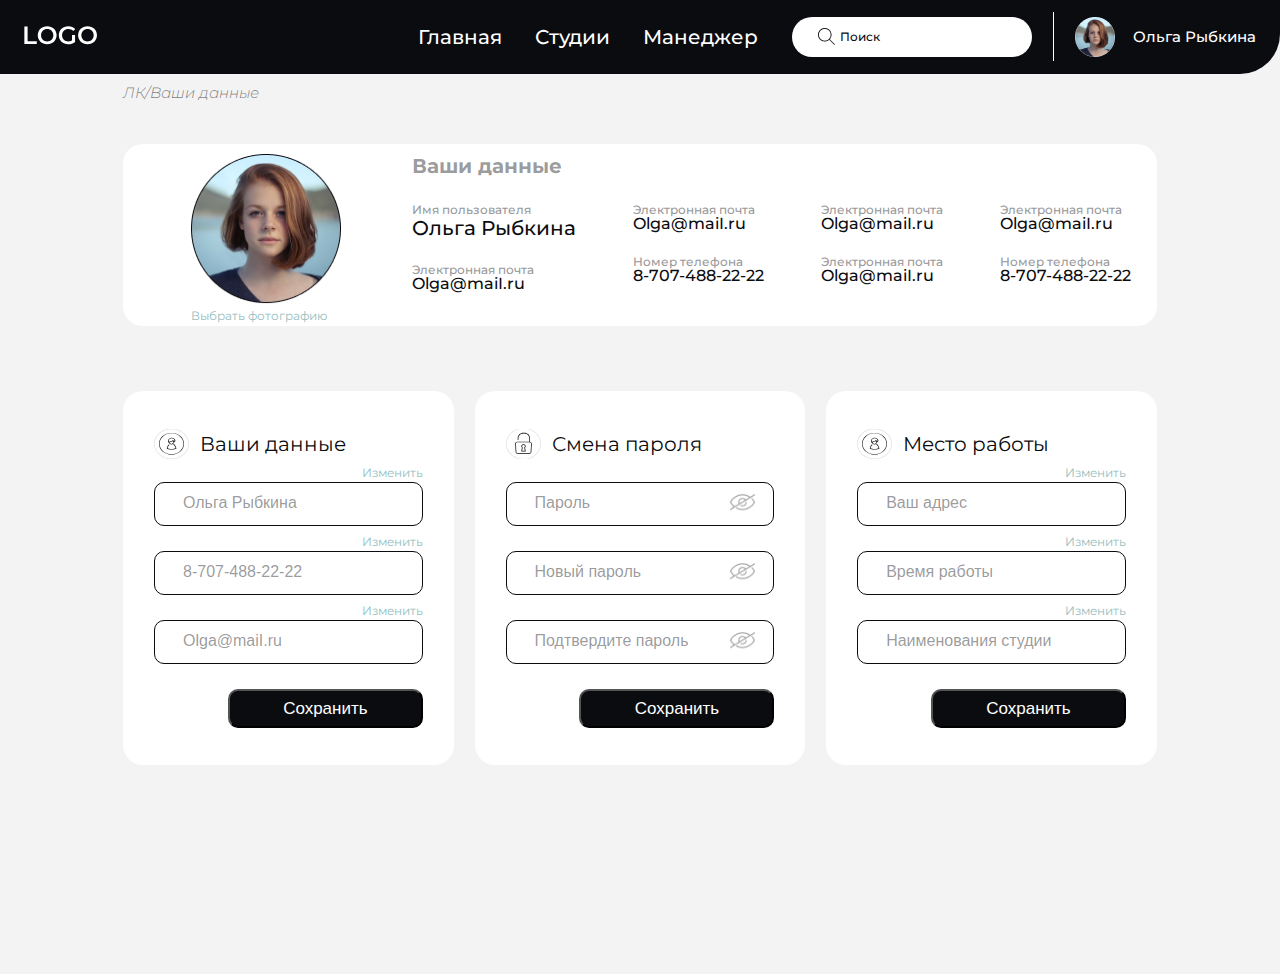
<file: user.html>
<!DOCTYPE html>
<html lang="en">
<head>
	<meta charset="UTF-8">
	<meta name="viewport" content="width=device-width, initial-scale=1.0">
	<link rel="stylesheet" type="text/css" href="css/style.css">
	<link rel="stylesheet" type="text/css" href="css/reset.css">
	<link rel="stylesheet" type="text/css" href="css/magnific-popup.css">
	<link rel="preconnect" href="https://fonts.googleapis.com">
	<link rel="preconnect" href="https://fonts.gstatic.com" crossorigin>
	<link href="https://fonts.googleapis.com/css2?family=Montserrat&display=swap" rel="stylesheet">
	<title>Document</title>
</head>
<body>
	<div class="wrapper">
		<header class="header">
			<div class="header__conteiner">
				<div class="header__wrapper">
					<a class="header__logo" href="index.html" >
						<img class="logo__img" src="img/logo.svg" alt="logo">
					</a>
					<nav class="menu">
						<ul class="menu__list">
							<li class="menu__list-item">
								<a href="index.html" class="menu__list-link link ">Главная</a>
							</li>
							<li class="menu__list-item">
								<a href="studios.html" class="menu__list-link link ">Студии</a>
							</li>
							<li class="menu__list-item">
								<a href="menedger.html" class="menu__list-link link ">Манеджер</a>
							</li>
						</ul> 
					</nav>
					<forma class="search__box">
						<input class="search" type="search" placeholder="Поиск">
					</forma>
					<div class="user">
						<img class="user__img" src="img/user.png" alt="user" >
						<a class="user__name link" href="#">Ольга Рыбкина</a>
					</div>

				</div>
			</div>
		</header>
		<main class="main">
			<div class="conteiner">
				<div class="main__inner">
					<h2 class="your__data-title title">ЛК/Ваши данные</h2>
					<div class="your-data">

						<div class="your-photo">
							<img class="photo-img" src="img/your-photo.png" alt="photo" >
							<a class="select__photo" href="#" >Выбрать фотографию</a>
						</div>
						<div class="data">
							<h2 class="data__title">Ваши данные</h2>
							<div class="data__box">
								<ul class="data__list">
									<li class="data__list-item">
										<p class="data__list-descr">Имя пользователя</p>
										<p class="data__list-text name"><span class="data__list-name">Ольга Рыбкина</span></p>
									</li>
									<li class="data__list-item">
										<p class="data__list-descr ">Электронная почта</p>
										<p class="data__list-text mail">Olga@maiI.ru</p>
									</li>
								</ul>

								<ul class="data__list">
									<li class="data__list-item">
										<p class="data__list-descr">Электронная почта</p>
										<p class="data__list-text mail">Olga@maiI.ru</p>
									</li>
									<li class="data__list-item">
										<p class="data__list-descr">Номер телефона</p>
										<p class="data__list-text num">8-707-488-22-22</p>
									</li>
									
								</ul>

								<ul class="data__list">
									<li class="data__list-item">
										<p class="data__list-descr">Электронная почта</p>
										<p class="data__list-text mail">Olga@maiI.ru</p>
									</li>
									<li class="data__list-item">
										<p class="data__list-descr">Электронная почта</p>
										<p class="data__list-text mail">Olga@maiI.ru</p>
									</li>
									
								</ul>

								<ul class="data__list">
									<li class="data__list-item">
										<p class="data__list-descr">Электронная почта</p>
										<p class="data__list-text mail">Olga@maiI.ru</p>
									</li>
									<li class="data__list-item">
										<p class="data__list-descr">Номер телефона</p>
										<p class="data__list-text num">8-707-488-22-22</p>
									</li>
									
								</ul>

							</div>

						</div>
					</div>

					<div class="forms">
						<forma class="form data__form">
							<h3 class="form__title">Ваши данные</h3>
							<div class="input__wrap">
								<a href="#" class="input__btn">Изменить</a>
								<input class="form__input form__input--data" type="text" placeholder="Ольга Рыбкина">
							</div>
							<div class="input__wrap">
								<a href="#" class="input__btn">Изменить</a>
								<input class="form__input form__input--data" type="text" placeholder="8-707-488-22-22">
							</div>
							<div class="input__wrap">
								<a href="#" class="input__btn">Изменить</a>
								<input class="form__input form__input--data" type="email" placeholder="Olga@maiI.ru">
							</div>	
							<button class="forma__button button">Сохранить</button>
						</forma>

						<forma class="form password__form">
							<h3 class="form__title form__title--password">Смена пароля</h3>
							<div class="input__wrap">
								<a href="#" class="input__btn input__btn--passord"><img class="input__img" src="img/eye.svg"></a>
								<input class="form__input" type="text" placeholder="Пароль">
							</div>
							<div class="input__wrap">
								<a href="#" class="input__btn input__btn--passord"><img class="input__img" src="img/eye.svg"></a>
								<input class="form__input" type="text" placeholder="Новый пароль">
							</div>
							<div class="input__wrap">
								<a href="#" class="input__btn input__btn--passord"><img class="input__img" src="img/eye.svg"></a>
								<input class="form__input" type="text" placeholder="Подтвердите пароль">
							</div>	
							<button class="forma__button button">Сохранить</button>
						</forma>

						<forma class="form work__form ">
							<h3 class="form__title form__title--work">Место работы</h3>
							<div class="input__wrap">
								<a href="#" class="input__btn">Изменить</a>
								<input class="form__input" type="text" placeholder="Ваш адрес">
							</div>
							<div class="input__wrap">
								<a href="#" class="input__btn">Изменить</a>
								<input class="form__input" type="text" placeholder="Время работы">
							</div>
							<div class="input__wrap">
								<a href="#" class="input__btn">Изменить</a>
								<input class="form__input" type="text" placeholder="Наименования студии">
							</div>	
							<button class="forma__button button">Сохранить</button>
						</forma>
					</div>
				</div>
			</div>
		</main>
	</div>

	<script type="text/javascript" src="https://code.jquery.com/jquery-3.6.4.min.js"></script>
	<script type="text/javascript" src="js/main.js"></script>
	<script type="text/javascript" src="js/jquery.magnific-popup.min.js"></script>
</body>
</html>
</file>
<file: css/style.css>
html{
	box-sizing: border-box;
}
*,*::after,*::before{
	box-sizing: inherit;
	margin: 0;
	padding: 0;
}

html,body{
	min-height: 100%;
	font-family: 'Montserrat', sans-serif;
	font-size: 17px;
	font-weight: 500;
	color: #0B0C10;
	background-color: #F3F3F3 !important;
}
a{
	text-decoration: none;
	color: inherit;	
}
ul{
	list-style: none;
}
::-webkit-scrollbar {
    width: 4px;
}
::-webkit-scrollbar-thumb {
    background-color: #D9D9D9B2;
    border-radius: 100px;
}
::-webkit-scrollbar-track {
    background-color: rgba(0,0,0,0.0);
    height: 81px;
}

textarea:focus,input:focus {
	outline: none;
}

.mfp-bg{
	background-color: #F3F3F3 !important;
}
.forms__popup-hidden{
	display: none;
}
.forms__popup{
	margin:0 auto;
	background-color: #fff;
	padding: 66px 57px 45px;
	max-width: 720px;
	box-shadow: 0px 1px 4px rgba(0, 0, 0, 0.25);
	border-radius: 20px;
	position: relative;
}
.forms__popup--cross{
	position: absolute;
	top: 20px;
	right: 20px;
	font-size: 
}
.logo__forms{
	font-weight: 400;
	font-size: 35px;
	line-height: 100%;
	position: absolute;
	top: -54px;
	left:50%;
	transform: translateX(-50%);
	color: #000;

}
.forms__nuv{
	display: flex;
	justify-content: space-between;
	margin-bottom: 44px;
}
.forms__nuv-item{
	padding: 0 5px;
	font-weight: 400;
	font-size: 30px;
	line-height: 100%;
	color: #4A4B4E;
	cursor: pointer;
	border-bottom: 1px solid rgba(0, 0, 0, 0); 
}
.forms__nuv--active{
	color:#0B0C10;
	border-bottom: 1px solid #0B0C10; 
}
.authorization__inner{
	margin-bottom: 71px;
}
.input__forms-wrap{
	max-width: 605px;
	margin-bottom: 25px;
	position:relative;
}
.forma__input{
	width: 100%;
	padding: 16px 36px ;
	border: 1px solid #0B0C10;
	border-radius: 10px;
	font-size: 20px;
}
.forma__input::placeholder{
	font-weight: 400;
	font-size: 20px;
	line-height: 24px;
}
.authorization__btn{
	font-weight: 500;
	font-size: 20px;
	line-height: 100%;
	padding: 11px 27px;
	margin: 0 auto;
	display: block;
	background-color:#0B0C10;
	border-radius: 10px;
	color: #fff;
	cursor: pointer;
}





.header__conteiner{
	max-width: 1262px;
	padding: 0 15px;
	margin: 0 auto;
}
.conteiner{
	margin: 0 auto;
	max-width: 1064px;
	padding: 0 15px;
}
.button{
	background-color: #0B0C10;
	color:#fff;
	max-width: 195px;
	padding: 7px;
	border-radius: 10px;
	cursor:pointer;
	text-align: center;
}


.header{
	background-color:#0B0C10; 
	border-radius: 0px 0px 40px 0px;
}
.header__wrapper{
	display: flex;
	justify-content: right;
	align-items: center;
	padding: 12px 0 13px;
}
.header__logo{
	margin-right: auto;
}
.menu__list{
	display: flex;
	justify-content: space-between;
	align-items: center;
	grid-gap: 33px;
}

.link{
	color: #fff;
	font-size: 20px;
	line-height: 24px;
	position:relative;
	transition: all linear .2s ;
}
.link::after{
	content: "";
	width:31px;
	height: 2px;
	bottom:-6px;
	left: 50%;
	transform: translateX(-50%);
	background-color: #58C7DF;
	display:none;
	position: absolute;
	
}

.link:hover::after{
	display: block;
}
.search__box{
	position: relative;
	margin-left: 34px;
	max-width: 345px;
}
.search__box:after{
	content:"";
	width:21px;
	height: 21px;
	position: absolute;
	left:24px;
	bottom: 10px;
	background-image:url("../img/search.png"); 
}
.search{
	width:100%;
	height: 40px;
	border-style: none;
	display: block;
	padding: 9px 15px 10px 48px;
	border-radius:20px;
	outline: none;

}
.search::placeholder{
	color:#0B0C10;
	font-size: 12px;
	line-height: 15px;
	font-weight: 500;
	font-family: 'Montserrat', sans-serif;
}
.user{
	display: flex;
	align-items: center;
	padding: 5px 0 4px 21px;
	border-left: 1px solid #fff;
	margin-left: 21px;

}
.user__img{
	display: block;
}
.user__name{
	font-size: 15px;
	line-height: 18px;
	display: block;
	margin-left: 18px;
}
.user__name.link::after{
	bottom:-10px;
}

/*----------------------------------
				main
------------------------------------*/

.main{
	padding-top: 11px;
	min-height: 100vh;

}
.info{
	margin-bottom: 37px;
}
.title{
	font-size: 15px;
	font-weight: 300;
	font-style: italic;
	color:rgba(0,0,0,0.5);
	margin-bottom: 11px;
}
.info__items{
	display: flex;
	grid-gap: 16px;
}
.info__item{
	width: 312px;
	height:126px;
	padding: 24px 36px;
	background-color: #fff;
	text-align: center; 
	border-radius: 15px;
	display: flex;
	flex-direction: column;
	justify-content: space-around;


}
.info__descr{
	font-size: 17px;
	line-height: 21px;
	font-weight: 600;
	margin-bottom: 7px;
}
.info__num{
	color: #58C7DF;
	font-weight: 600;
	line-height: 30px;
	font-size: 25px;

}



.tabs__wrapper{
	display: flex;
}
.tabs__item+.tabs__item{
	margin-left: 63px;
}
.tabs__item{
	margin-bottom: 30px;
	color:rgba(0,0,0,0.5);

}

.tabs__active{
	color:#000;
	
}

.requests{
	position: relative;
	padding-top: 24px;
}
.requests__buttons{
	display: flex;
	align-items: center;
	position: absolute;
	right: 45px;
	top:-24px;
}
.unload{
	border:solid 1px #000;
	border-radius: 5px;
	font-size: 16px;
	line-height: 20px;
	color:#000;
	padding:3px 8px 3px 31px;
	position: relative;
	width: 128px;
	cursor: pointer;

}
.unload:after{
	content: "";
	width: 11px;
	height: 11px;
	position: absolute;
	background-image: url(../img/unload.svg);
	left: 10px;
	bottom:50%;
	transform: translateY(50%);
}

.unload__list{
	position: absolute;
	border-radius:5px 0px 5px 5px;
	z-index: 10;
	top: 34px;
    right:0;
	background-color: #fff;
	overflow: hidden;
	width:151px;
	display: none;
	

}

.unload__list-open{
	display: block;
	box-shadow: 4px 4px 4px rgba("0,0,0,0.5");	
}
.unload__list-link{
	width:151px;
	height: 57px;
	background-color: #fff;
	border-bottom:1px solid rgba(11,12,16,0.22);
	text-align: center;
	padding-top: 18px;
	display: inline-block;
	transition:all linear .2s;

}

.unload__list-link:hover{
	background-color: rgba(11,12,16,0.83);
	border-bottom:1px solid rgba(11,12,16,0.83);
	color: #fff;
}
.unload__list-link:last-child{
	border-bottom:#fff;
}
.settings{
	margin-left: 19px;
	position: relative;
}


.requests__items{
	overflow-y:scroll;
	height: 569px;
	padding-right: 25px;
}


.requests__item{
	display: flex;
	justify-content: space-between;
	align-items: center;
	padding: 15px 55px 15px 31px;
	background-color: #fff;
	border-radius: 15px;
	margin-bottom: 10px;
}

.photo{
	width:60px;
	height: 60px;
	background-color:#D9D9D9;
	border-radius: 50%; 
}

.requests__text-box{
	height: 43px;
	border-left:1px solid  #000;
	padding-left: 32px;
	padding-right: 20px;
	display: flex;
	align-items: center;
}
.requests__fio-text{
	border:none;
}

}
.status{
	display: flex;
	align-items: center;
}
.application-status{
	color: rgba(11,12,16,0.82);
	padding-right: 26px;
	position: relative;
}
.application-status:after{
	content: "";
	width: 15px;
	height: 15px;
	position: absolute;
	background-color: rgba(88,199,223,0.88);
	right: 0;
	bottom:50%;
	transform: translateY(50%);
	border-radius: 50%;
}
.application-confirmed{
	margin-left: 15px;
	position: relative;

}
.application-confirmed:before{
	content:"";
	width: 21px;
	height: 21px;
	position: absolute;
	right: -25px;
	bottom:50%;
	transform: translateY(50%);
	background-image: url("../img/arrow.svg");
	background-repeat: no-repeat;
	background-position: center;

}


#chat__hidden{
	display: none;
}

.chat{
	background:#fff;
	min-height: 704px;
	overflow: hidden;
	border-radius: 15px;
	padding-left: 41px;
	cursor: pointer;

}
.chat__item{
	display: flex;
	align-items: center;
	
}
.hat__photo-wrap{
	width:55px; 
}
.hat__photo{
	background-color:#BDBDBE;
	max-width:48px;
	height: 48px;
	border-radius: 50%;
	text-align: center;
	font-size: 30px;
	line-height: 37px;
	padding-top: 3px;
	padding-bottom:15px;
}

.hat__content{
	width:100%;
	margin-left: 15px;
	padding-bottom: 13px;
	padding:24px 15px 13px 0;
	padding-right:42px;
	border-bottom: 0.5px solid rgba(11, 12, 16, 0.31);
	display: flex;
	justify-content: space-between;

}
.chat__content-lift{
	max-width: 100%;
	display: flex;
	flex-direction: column;
	justify-content: left;
}
.chat__name{
	font-size: 18px;
	line-height: 22px;
	padding-right: 21px;
	position: relative;
	margin-bottom: 13px;
	display: inline-block;

}
.chat__name::after{
	content:"";
	width: 12px;
	height: 12px;
	position: absolute;
	right: 0;
	bottom:50%;
	transform: translateY(50%);
	background-color:#0FA01D;
	border-radius: 50%;
}

.hat__text{
	font-weight: 400;
	font-size: 15px;
	line-height: 18px;
	color: #BDBDBE;
}


.hat__content-right{
	display: flex;
	flex-direction: column;
	justify-content:right;
}
.hat__num{
	display: inline-block;
	color: #fff;
	width:19px;
	height: 19px;
	background-color: #000;
	border-radius: 50%;
	text-align: center;
	font-size: 13px;
	line-height: 16px; 
	padding-top: 1px;
	margin-left: auto;

}
.chat__time{
	top: -30px;
    right: 0;
	font-weight: 400;
	font-size: 15px;
	line-height: 18px;
	color: #BDBDBE;
	margin-bottom: 13px;
}

.chat__hidden{
	background-color: #fff;
	border-radius: 15px;
	padding-bottom: 10px;
}
.content__top{
	border-bottom: 1px solid rgba(11, 12, 16, 0.67);
}
.content__top-wrap{
	padding: 21px 25px 21px 41px;
	display: flex;
	justify-content: space-between;
	align-items: center;
}
.content__top-item{
	text-align: center;
}
.content__top-link{
	position: relative;
	
}
.content__top-text{
	font-weight: 400;
	font-size: 20px;
	line-height: 24px;
	margin-bottom:4px;
}
.content__top-descr{
	font-weight: 300;
	font-size: 14px;
	line-height: 17px;
	color: #A6A6A7;
}

.top_item-inner{
	display: flex;
	align-items: center;
}
.content__top-photo{
	padding-top:2px;
	width:48px;
	height: 48px; 
	background-color: #BDBDBE;
	border-radius: 50%;
	text-align: center;
	font-weight: 500;
	font-size: 30px;
	line-height: 37px;
	color: #0B0C10;
	margin-left: 20px;
}
.content__top-link::before{
	content: "";
	width:18px;
	height: 24px; 
	display: inline-block;
	position: relative;
	top:6px;
	left: -8px;
	background-image:url("../img/arrow-left.svg");
	background-size: cover;
	background-position: center;
	background-repeat: no-repeat;
}

.content__bottom{
	margin: 0 auto;
	max-width: 822px;
}
.messages__wrap{
	padding: 51px 0 75px 0;
	display: flex;
	flex-direction: column;
	justify-content: space-between;
}
.mess__product{
	background-color: #D9D9D9;
	display: inline-block;
	position: relative;
	padding: 18px 15px 25px 15px;
	margin-bottom: 25px;

}
.mess__product-inner{
	border: 1px solid #0B0C10;
	border-radius: 17px;
	position: relative;
	margin-bottom: 12px;
	padding: 9px 20px 10px 6px;
}
.product__button{
	font-weight: 400;
	font-size: 14px;
	line-height: 17px;
	padding: 2px 15px 2px 15px;
	color: rgba(220, 220, 220, 0.79);
	position: absolute;
	bottom:-12px;
	left: 50%;
	transform: translateX(-50%);
}
.product__name{
	margin-bottom: 5px;
}

.articles{
	float: right;
}

.message{
	background-color: #D9D9D9;
	padding: 15px 56px 22px 30px;
	display: inline-block;
	position: relative;
	margin-bottom: 25px;
}
.incoming__mess{
	border-radius: 0px 15px 15px 15px;
}
.mess__text{
	font-weight: 400;
	font-size: 14px;
	line-height: 18px;
	color: #141413;
}
.mess__time{
	position: absolute;
	right: 15px;
}
.incoming__mess{
	align-self: flex-start;
}

.your__mess{
	align-self: flex-end;
	border-radius: 15px 15px 0px 15px;

}

.text-field__wrap{
 	max-width:822px;
 	position: relative;

}
.text-field{
	border: 1px solid #D3D0D0;
	width: 100%;
	padding: 18px 90px 18px 32px;
	border-radius: 15px;

}
.text-field::placeholder{
	font-style: normal;
	font-weight: 400;
	font-size: 18px;
	line-height: 100%;
	color: #8A8996;
}
.send{
	position: absolute;
	right: 64px;
	bottom: 50%;
	transform: translateY(50%);
}
.cross{
	position: absolute;
	right: 24px;
	bottom: 50%;
	transform: translateY(50%);

}

.popup__hidden-wrap{
	display: none;
}

.popup{
	margin: 0 auto;
	background-color: #fff;
	max-width: 636px;
	position: relative;
	border-radius: 15px;
}
.cross__popup{
	position: absolute;
	top: 20px;
	right: 20px;
	cursor: pointer;

}
.popup__inner{
	padding: 73px 62px 121px 62px;
}
.popup__contacts{
	display: flex;
	justify-content: space-between;
	margin-bottom: 49px;

}

.popup__list-item{
	margin-bottom: 24px;
}
.popup__list-descr{
	color:#99999B;
	font-size: 12px;
	line-height: 100%;
}
.popup__list-text{
	font-size: 16px;
	line-height: 100%;
}
.popup__list-name{
	font-size: 20px;
	line-height: 24px;

}


.popup__img-inner{
	border: 1px solid #0B0C10;
	border-radius: 15px;
	padding: 13px 41px 13px 13px;
}
.popup__img-wrap{
	margin-bottom: 16px;
}
.status__wrap{
	display: flex;
	align-items: center;
	margin-bottom: 10px;
}
.select__wrap{
	position: relative;
	margin-left: 5px;

	
}


.popup__status{
	font-size: 14px;
	line-height: 17px;
	display: inline-block;
}
.select__wrap{
	width: 264px;
	position: relative;
}

.select__btn{
	width: 100%;
	text-align: left;
	border: 1px solid #000000;
	border-radius: 5px;
	padding: 5px 25px 5px 34px;
	font-weight: 500;
	font-size: 16px;
	line-height: 17px;
	color: #0B0C10;
	background-color: #fff;
	cursor: pointer;
	display: block;

}
.select__btn::after{
	content: "";
	width:25px;
	height: 25px; 
	position: absolute;
	display: inline-block;
	top:50%;
	transform: translateY(-50%);
	right:0;
	background-image:url("../img/selector-arrow.svg");
	background-size: cover;
	background-position: center;
	background-repeat: no-repeat;
	cursor: pointer;
	pointer-events:none;
}

.select__list{
	position: absolute;
	background: #FFFFFF;
	box-shadow: 4px 4px 4px rgba(0, 0, 0, 0.25);
	border-radius: 5px;
	z-index: 5;
	top: 38px;
	left: 0;
	overflow: hidden;
	display: none;	

}
.select__list--open{
	display: block;
}
.select__list-item{
	transition: all linear .2s;
	padding:7px 13px 7px 35px;
	border-bottom: 0.4px solid rgba(11, 12, 16, 0.22);
	cursor: pointer;
	width: 264px;

	
}
.ellipse{
	margin-right: 7px;
	margin-top: 5px;
}

.select__list-item:hover{
	background: rgba(11, 12, 16, 0.83);
	color:#fff;
}
.input__select-hidden{
	display: none;
}
.popup__info{
	display: flex;
	justify-content: space-between;
	align-items: center;

}
.popup__info-item{
	max-width: 200px;
}

.popup__info-titile{
	font-size: 20px;
	line-height: 24px;
	color: #202833;
	margin-bottom: 28px;
}

.popup__info-text{
	color: rgba(32, 40, 51, 0.81);
	margin-bottom: 24px;
}
.border{
	display: inline-block;
	border: 0.5px solid #0B0C10;
	border-radius: 5px;
	padding:1px 25px;
	color: rgba(32, 40, 51, 0.81);
	margin-left: 15px;
}
.popup__articles-title{
	font-weight: 500;
	font-size: 14px;
	line-height: 17px;
	color: #82868D;
	margin-bottom: 28px;
	
}
.popup__info span{
	width: 86px;
	float: right;
	text-align: center;
	
}
.popup__coment{
	max-width:512px;
	min-height: 139px; 
	margin-bottom: 24px;
}
.popup__coment-text{
	resize:none;
	border: 0.5px solid #0B0C10;
	border-radius: 15px;
	width:100%;
	height:139px; 
	padding:13px 22px;
}
.popup__coment-text::placeholder{
	font-weight: 400;
	font-size: 15px;
	line-height: 18px;
	color: rgba(32, 40, 51, 0.31);
}
.popup__coment-btn{
	width: 195px;
	margin-right: auto;
	font-weight: 500;
	font-size: 17px;
	line-height: 21px;
	float: right;
}


/*---------------------------------
			studios
-----------------------------------*/

.content__titile{
	margin-bottom: 38px;
}
.content__item-wrap{
	height: 400px;
	overflow-y: scroll;
	padding-right: 25px;
}
.accordion__item{
	display: flex;
	flex-direction: column;
	background-color: #fff;
	border-radius: 15px;
	max-width: 1180px;
	padding:14px 50px 35px 31px;
	margin-bottom: 10px;
	position: relative;
}
.accordion__item-input{
	position: absolute;
	top:0;
	left: 0;
	opacity: 0;
}

.accordion__item-tregger{
	display: block;
	width: 100%;
	
	display: flex;
	justify-content: space-between;
	align-items: center;
}
.content__photo{
	width: 65px;
	height: 65px;
	background-color: #D9D9D9;
	border-radius: 50%;
}
.content__item{
	width:25%;
	height: 43px;
	text-align: center;
	padding: 10px;
	
}

.content__item +.content__item{
	border-left: solid 1px #000;
	
}
.accordion__item-content{
	display: none;
	padding-top: 10px;

}
.accordion__item-tregger{
	background-image: url(../img/arrow-bottom.svg);
	background-repeat: no-repeat;
	background-position: center right;
	cursor: pointer;

}


.accordion__item-input:checked ~ .accordion__item-tregger{
	background-image: url(../img/arrow-top.svg);
	background-repeat: no-repeat;
	background-position: center right;
}
.accordion__item-input:checked ~ .accordion__item-content{
	display: block;
	
}


.arrow__bottom{
	width: 21px;
	height: 25px;
	background-image:url("../img/arrow-bottom.svg");
	background-position:center;
	background-repeat: no-repeat;
	display: block;

}
.arrow__bottom--open{
	background-image:url("../img/arrow-top.svg");
}

.hidden__item-wrap{
	display: flex;
	justify-content: space-between;
	padding-left: 94px;
	
}
.hidden__item{
	width: 20%;

}
.hidden__item-title{
	margin-bottom: 8px;
	color: rgba(11, 12, 16, 0.46);
}



/*---------------------------------
			menedger
-----------------------------------*/


.menedger{
 display: flex;
 justify-content: space-between;
 margin-bottom: 34px;
}
.contacts__wrap{
	display: flex;
	
}
.contacts{
	max-width: 342px;
	background-color: #fff;
	border-radius: 15px;
	padding: 21px 21px 4px 21px;
}
.contacts__subtitle{
	font-weight: 500;
	font-size: 20px;
	line-height: 24px;
	color: rgba(0, 0, 0, 0.54);
	margin-bottom: 4px;
}
.contacts__title{
	font-weight: 600;
	font-size: 20px;
	line-height: 24px;
	margin-bottom: 24px;
}
.contacts__text{
	font-weight: 500;
	font-size: 15px;
	line-height: 18px;
	color: #6A6A6A;
	margin-bottom: 16px;
}
.soial__icon{
	display: flex;
	flex-direction: column;
	justify-content: space-around;
	margin-left:22px;
}
.social__icon-link{
	display: inline-block;
	background-color: #fff;
	border-radius: 5px;
	padding: 5px;
}
.menedger__button{
	height: 45px;
	width: 200px;
	margin-top: auto;
	padding: 12px ;
	font-weight: 600;
	font-size: 17px;
	line-height: 21px;
	color: #F3F3F3;
}

/*---------------------------------
			user__html
-----------------------------------*/
.your__data-title{
	margin-bottom: 44px;
}
.your-data{
	padding: 10px 15px 3px 68px;
	background-color: #fff;
	border-radius: 20px;
	display: flex;
	margin-bottom: 65px;
}
.your-photo{
	display: flex;
	flex-direction: column;
}
.photo-img{
	width:150px;
	height: 150px;
	margin-bottom: 4px;
}
.select__photo{
	color: #95BEC0;
	font-size: 12px;
	line-height: 15px;
	font-weight: 400;
}
.data{
	margin-left: 71px;
}
.data__title{
	margin-bottom: 26px;
	color:#0B0C106B;
	font-size: 20px;
	line-height: 24px;
}
.data__box{
	display: flex;
}
.data__list+.data__list{
	margin-left: 57px;
}
.data__list-item{
	margin-bottom: 24px;
}
.data__list-descr{
	color:#99999B;
	font-size: 12px;
	line-height: 100%;
}
.data__list-text{
	font-size: 16px;
	line-height: 100%;
}
.data__list-name{
	font-size: 20px;
	line-height: 24px;

}




.forms{
	display: flex;
	justify-content:space-between;
	flex-wrap: wrap;

}

.form{
	background-color: #fff;
	border-radius: 20px;
	display: inline-block;
	padding: 41px 31px 37px 31px;
	width: 32%;
		

}
.form__title{
	font-weight: 400;
	font-size: 20px;
	line-height: 24px;
	margin-bottom: 26px;
	padding-left: 46px;
	position: relative;

}
.form__title::after{
	content: "";
	width:35px;
	height: 30px;
	position: absolute;
	left: 0;
	top: 50%;
	transform: translateY(-50%);
	background-image: url("../img/your-data.svg");
	background-position: center;
	background-repeat: no-repeat; 
}

.input__btn{
	font-weight: 400;
	font-size: 12px;
	line-height: 15px;
	color: #95BEC0;
	position: absolute;
	top: -17px;
	right: 0;
	z-index: 5;
}
.input__wrap{
	margin-bottom: 25px;
	position: relative;
	max-width: 348px;
}
.form__input{
	width:100%;
	padding: 13px 15px 14px 28px;
	border-radius: 10px;
	border: 0.5px solid #0B0C10;
}
.form__input::placeholder{
	font-size: 16px;
	font-weight: 400px;
	line-height: 100%;
	color: rgba(11, 12, 16, 0.43);
}
.form__input--data::placeholder{
	color: rgba(11, 12, 16, 0.43);
}
.forma__button{
	width:195px;
	float: right;
	display: inline-block;
	font-weight: 500;
	font-size: 17px;
	line-height: 21px; 
}

.form__title--password::after{
	background-image: url("../img/password.svg");
}

.input__btn--passord{
	padding-right: 19px;
    top: 50%;
    transform: translateY(-50%);
}
</file>
